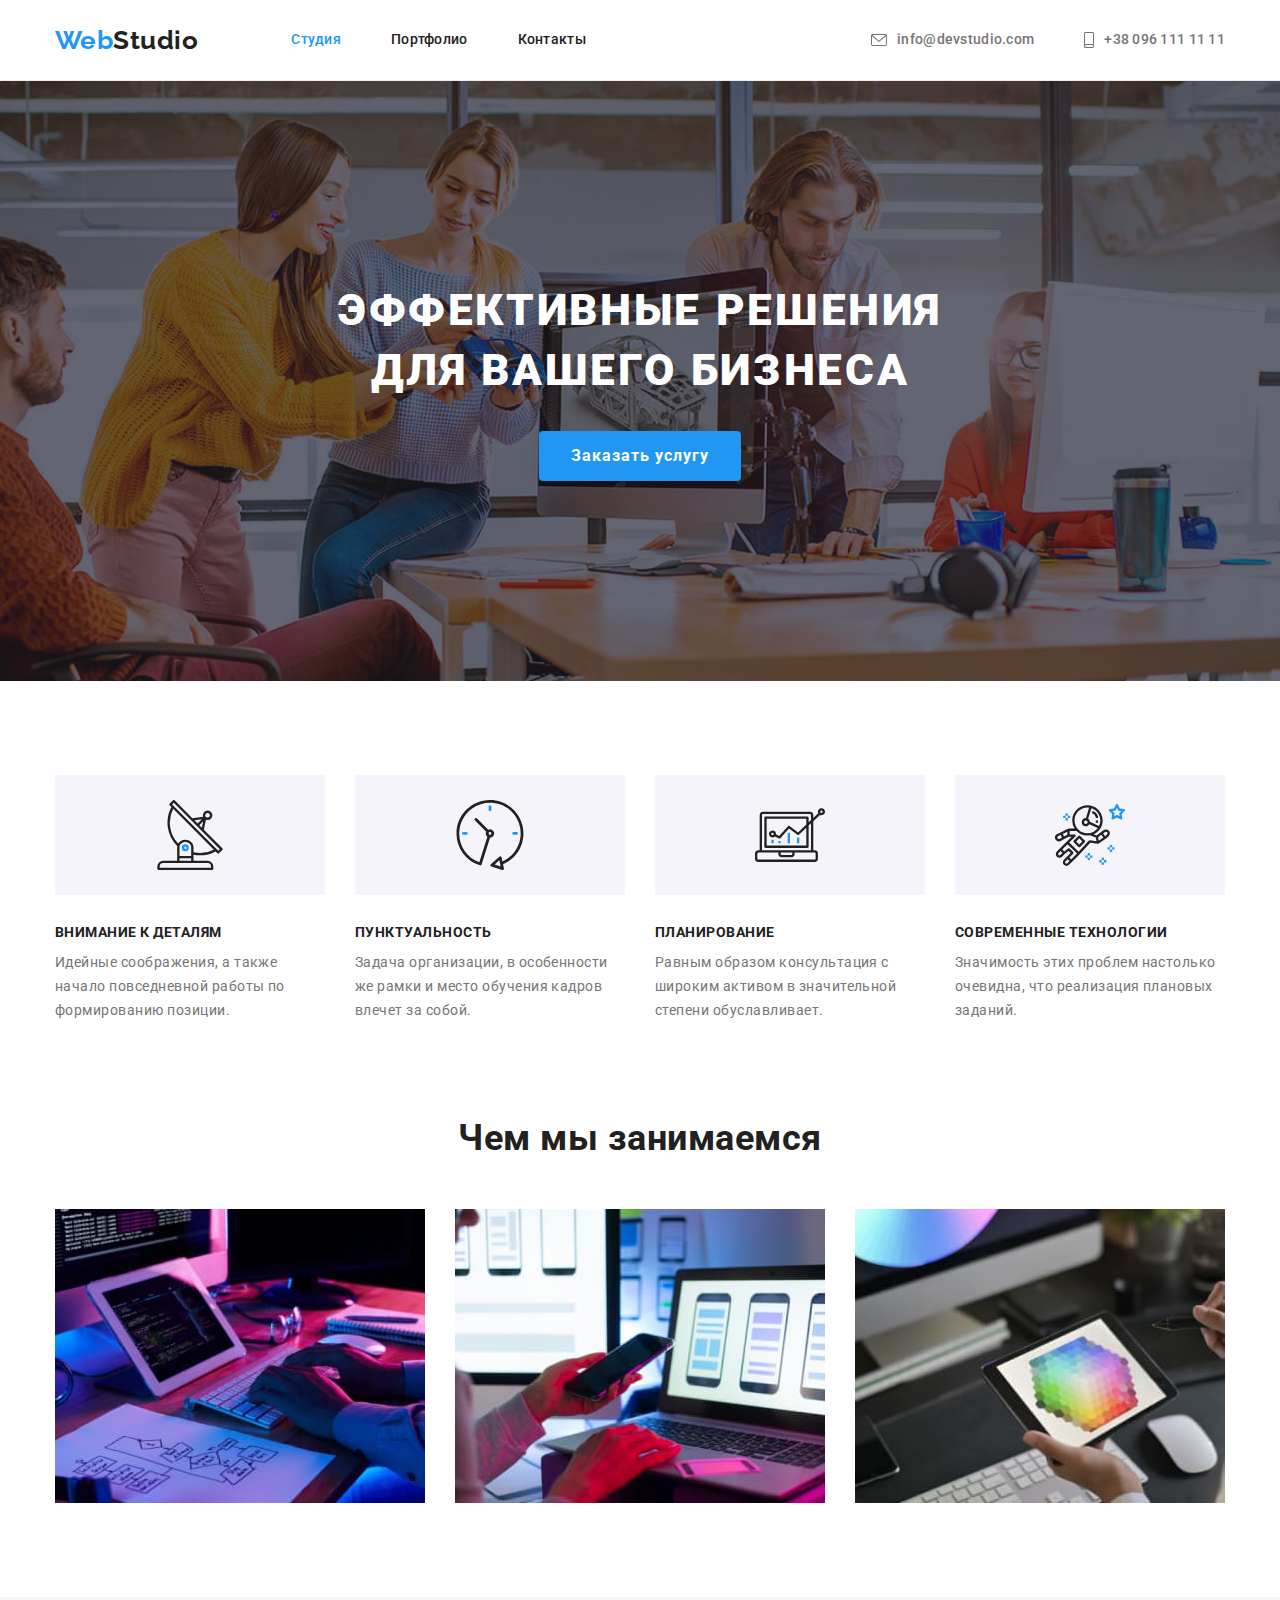
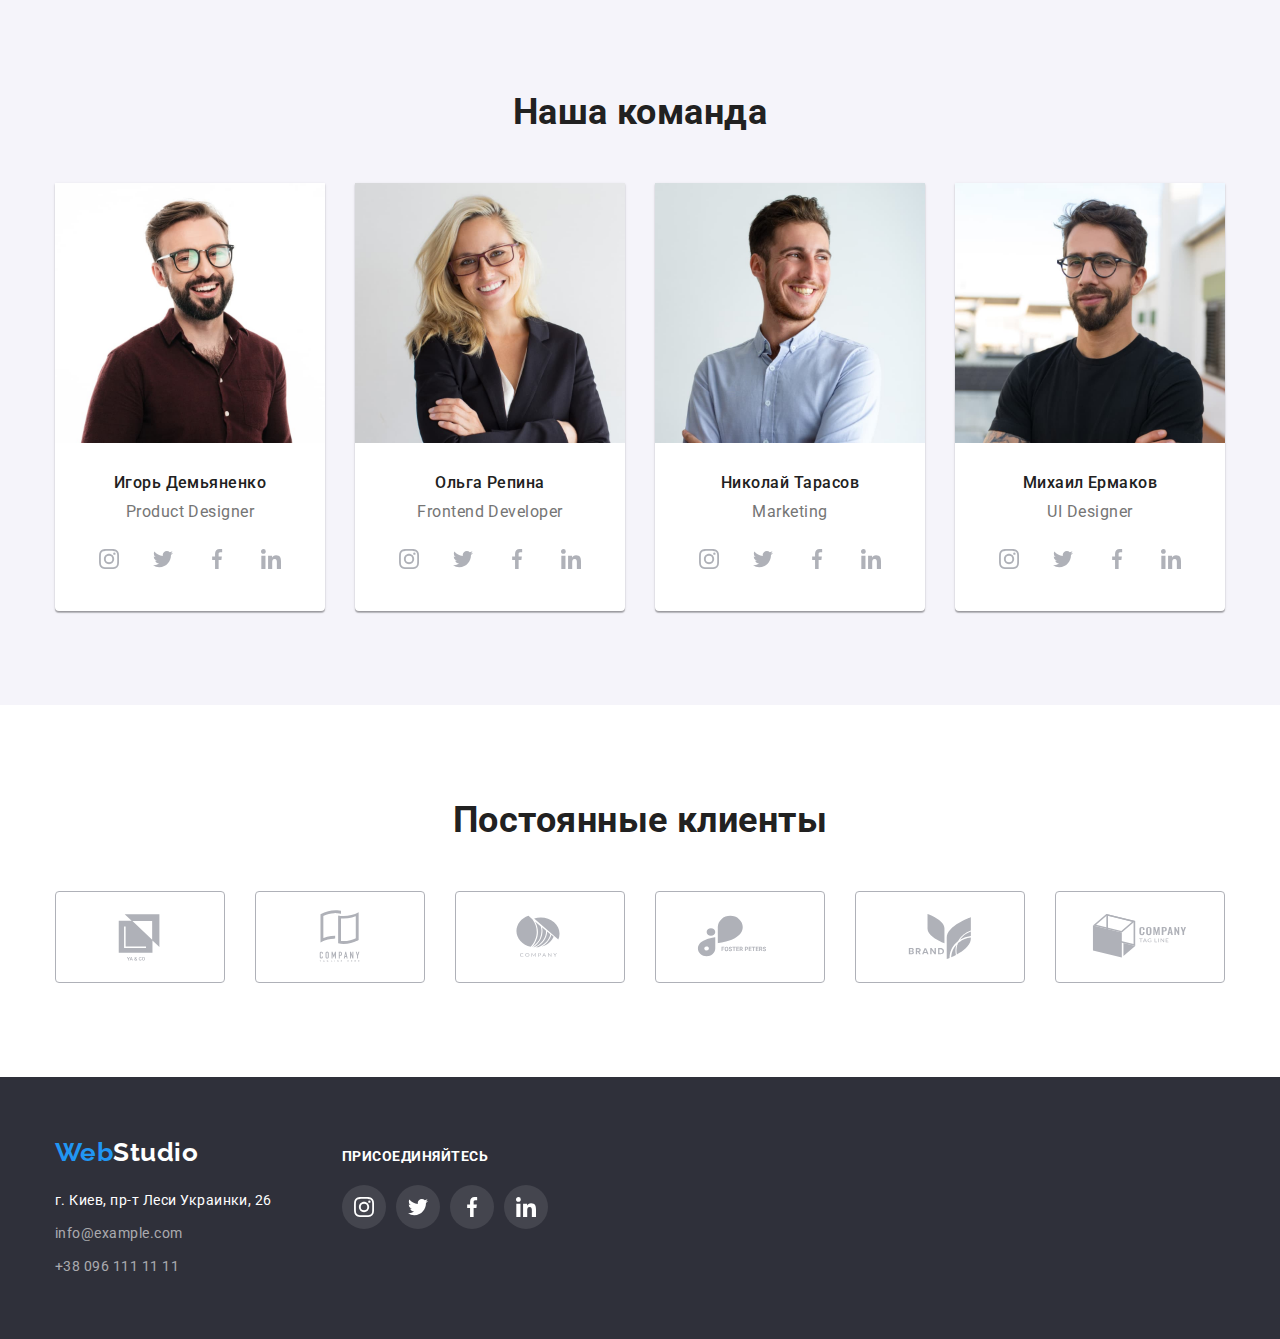
<file: index.html>
<!DOCTYPE html>
<html lang="ru">
  <head>
    <meta charset="UTF-8" />
    <meta http-equiv="X-UA-Compatible" content="IE=edge" />
    <meta name="viewport" content="width=device-width, initial-scale=1.0" />
    <!-- Шрифты -->
    <link rel="preconnect" href="https://fonts.googleapis.com" />
    <link rel="preconnect" href="https://fonts.gstatic.com" crossorigin />
    <link
      href="https://fonts.googleapis.com/css2?family=Raleway:wght@700&family=Roboto:wght@400;500;700;900&display=swap"
      rel="stylesheet"
    />
    <!-- NORMALIZE -->
    <link
      rel="stylesheet"
      href="https://cdnjs.cloudflare.com/ajax/libs/modern-normalize/1.1.0/modern-normalize.min.css"
    />
    <link rel="stylesheet" href="./css/styles.css" />
    <title>WebStudio</title>
  </head>
  <body>
    <!-- Шапка -->
    <header class="nav-menu">
      <div class="container main-nav">
        <nav class="main-nav">
          <a class="logo" href="./index.html"><span class="logo-sec">Web</span>Studio</a>
          <ul class="list nav-list">
            <li class="item">
              <a class="nav-link current" href="./index.html">Студия</a>
            </li>
            <li class="item">
              <a class="nav-link" href="./portfolio.html"> Портфолио</a>
            </li>
            <li class="item">
              <a class="nav-link" href="">Контакты</a>
            </li>
          </ul>
        </nav>
        <ul class="list contact-list">
          <li class="contact-list-item">
            <a class="nav-link nav-contact" href="mailto:info@devstudio.com">
              <svg class="icon-mail" width="16px" height="12px">
                <use href="./images/icons.svg#icon-envelope"></use>
              </svg>
              info@devstudio.com</a
            >
          </li>
          <li class="contact-list-item">
            <a class="nav-link nav-contact" href="tel:+380961111111">
              <svg class="icon-phone" width="10px" height="16px">
                <use href="./images/icons.svg#icon-smartphone"></use>
              </svg>
              +38 096 111 11 11</a
            >
          </li>
        </ul>
      </div>
    </header>
    <!-- Контент страницы -->
    <main>
      <!-- Секция HERO -->
      <section class="hero">
        <div class="container">
          <h1 class="hero-header">Эффективные решения<br />для вашего бизнеса</h1>
          <div class="center">
            <button class="hero-button" type="button">Заказать услугу</button>
          </div>
        </div>
      </section>
      <!-- Секция FEATURES -->
      <section class="features section">
        <!-- Скрыть заголовок -->
        <h2 class="visually-hidden">Особенности</h2>
        <div class="container">
          <ul class="list features-list">
            <li class="features-list-item">
              <div class="features-container">
                <svg class="features-icon">
                  <use href="./images/icons.svg#icon-antenna"></use>
                </svg>
              </div>
              <h3 class="features-header">Внимание к деталям</h3>
              <p class="features-text">
                Идейные соображения, а также начало повседневной работы по формированию позиции.
              </p>
            </li>
            <li class="features-list-item">
              <div class="features-container">
                <svg class="features-icon">
                  <use href="./images/icons.svg#icon-clock"></use>
                </svg>
              </div>
              <h3 class="features-header">Пунктуальность</h3>
              <p class="features-text">
                Задача организации, в особенности же рамки и место обучения кадров влечет за собой.
              </p>
            </li>
            <li class="features-list-item">
              <div class="features-container">
                <svg class="features-icon">
                  <use href="./images/icons.svg#icon-diagram"></use>
                </svg>
              </div>
              <h3 class="features-header">Планирование</h3>
              <p class="features-text">
                Равным образом консультация с широким активом в значительной степени обуславливает.
              </p>
            </li>
            <li class="features-list-item">
              <div class="features-container">
                <svg class="features-icon">
                  <use href="./images/icons.svg#icon-astronaut"></use>
                </svg>
              </div>
              <h3 class="features-header">Современные технологии</h3>
              <p class="features-text">
                Значимость этих проблем настолько очевидна, что реализация плановых заданий.
              </p>
            </li>
          </ul>
        </div>
      </section>
      <!-- Секция WORK -->
      <section class="work section">
        <div class="container">
          <h2 class="title work-title">Чем мы занимаемся</h2>
          <ul class="list work-list">
            <li class="work-list-item">
              <img
                class="work-pic"
                src="./images/img1.jpg"
                alt="Программист работает за столом"
                width="370"
                height="294"
              />
            </li>
            <li class="work-list-item">
              <img
                class="work-pic"
                src="./images/img2.jpg"
                alt="Дизайнер интерфейса разрабатывает интерфейс для приложения"
                width="370"
                height="294"
              />
            </li>
            <li class="work-list-item">
              <img
                class="work-pic"
                src="./images/img3.jpg"
                alt="Дизайнер работает с цветами на графическом планшете"
                width="370"
                height="294"
              />
            </li>
          </ul>
        </div>
      </section>
      <!-- Секция TEAM -->
      <section class="team section">
        <div class="container">
          <!-- <ul class="list socials-list">
            <li class="socials-list-item">
              <a class="socials-link" href="https://www.instagram.com/">
                <svg class="socials-logo">
                  <use href="./images/icons.svg#icon-instagram"></use>
                </svg>
              </a>
            </li>
          </ul> -->
          <h2 class="title team-title">Наша команда</h2>
          <ul class="list team-list">
            <li class="team-list-item">
              <img class="team-pic" src="./images/igor.jpg" alt="Игорь Демьяненко" width="270" />
              <div class="team-desc">
                <h3 class="team-list-title">Игорь Демьяненко</h3>
                <p class="team-text">Product Designer</p>
                <ul class="list socials-list">
                  <li class="socials-list-item">
                    <a class="socials-link" href="https://www.instagram.com/">
                      <svg class="socials-logo">
                        <use href="./images/icons.svg#icon-instagram"></use>
                      </svg>
                    </a>
                  </li>
                  <li class="socials-list-item">
                    <a class="socials-link" href="https://twitter.com/">
                      <svg class="socials-logo">
                        <use href="./images/icons.svg#icon-twitter"></use>
                      </svg>
                    </a>
                  </li>
                  <li class="socials-list-item">
                    <a class="socials-link" href="https://www.facebook.com/">
                      <svg class="socials-logo">
                        <use href="./images/icons.svg#icon-facebook"></use>
                      </svg>
                    </a>
                  </li>
                  <li class="socials-list-item">
                    <a class="socials-link" href="https://www.linkedin.com/">
                      <svg class="socials-logo">
                        <use href="./images/icons.svg#icon-linkedin"></use>
                      </svg>
                    </a>
                  </li>
                </ul>
              </div>
            </li>
            <li class="team-list-item">
              <img class="team-pic" src="./images/olga.jpg" alt="Ольга Репина" width="270" />
              <div class="team-desc">
                <h3 class="team-list-title">Ольга Репина</h3>
                <p class="team-text">Frontend Developer</p>
                <ul class="list socials-list">
                  <li class="socials-list-item">
                    <a class="socials-link" href="https://www.instagram.com/">
                      <svg class="socials-logo">
                        <use href="./images/icons.svg#icon-instagram"></use>
                      </svg>
                    </a>
                  </li>
                  <li class="socials-list-item">
                    <a class="socials-link" href="https://twitter.com/">
                      <svg class="socials-logo">
                        <use href="./images/icons.svg#icon-twitter"></use>
                      </svg>
                    </a>
                  </li>
                  <li class="socials-list-item">
                    <a class="socials-link" href="https://www.facebook.com/">
                      <svg class="socials-logo">
                        <use href="./images/icons.svg#icon-facebook"></use>
                      </svg>
                    </a>
                  </li>
                  <li class="socials-list-item">
                    <a class="socials-link" href="https://www.linkedin.com/">
                      <svg class="socials-logo">
                        <use href="./images/icons.svg#icon-linkedin"></use>
                      </svg>
                    </a>
                  </li>
                </ul>
              </div>
            </li>
            <li class="team-list-item">
              <img class="team-pic" src="./images/nikolai.jpg" alt="Николай Тарасов" width="270" />
              <div class="team-desc">
                <h3 class="team-list-title">Николай Тарасов</h3>
                <p class="team-text">Marketing</p>
                <ul class="list socials-list">
                  <li class="socials-list-item">
                    <a class="socials-link" href="https://www.instagram.com/">
                      <svg class="socials-logo">
                        <use href="./images/icons.svg#icon-instagram"></use>
                      </svg>
                    </a>
                  </li>
                  <li class="socials-list-item">
                    <a class="socials-link" href="https://twitter.com/">
                      <svg class="socials-logo">
                        <use href="./images/icons.svg#icon-twitter"></use>
                      </svg>
                    </a>
                  </li>
                  <li class="socials-list-item">
                    <a class="socials-link" href="https://www.facebook.com/">
                      <svg class="socials-logo">
                        <use href="./images/icons.svg#icon-facebook"></use>
                      </svg>
                    </a>
                  </li>
                  <li class="socials-list-item">
                    <a class="socials-link" href="https://www.linkedin.com/">
                      <svg class="socials-logo">
                        <use href="./images/icons.svg#icon-linkedin"></use>
                      </svg>
                    </a>
                  </li>
                </ul>
              </div>
            </li>
            <li class="team-list-item">
              <img class="team-pic" src="./images/mihail.jpg" alt="Михаил Ермаков" width="270" />
              <div class="team-desc">
                <h3 class="team-list-title">Михаил Ермаков</h3>
                <p class="team-text">UI Designer</p>
                <ul class="list socials-list">
                  <li class="socials-list-item">
                    <a class="socials-link" href="https://www.instagram.com/">
                      <svg class="socials-logo">
                        <use href="./images/icons.svg#icon-instagram"></use>
                      </svg>
                    </a>
                  </li>
                  <li class="socials-list-item">
                    <a class="socials-link" href="https://twitter.com/">
                      <svg class="socials-logo">
                        <use href="./images/icons.svg#icon-twitter"></use>
                      </svg>
                    </a>
                  </li>
                  <li class="socials-list-item">
                    <a class="socials-link" href="https://www.facebook.com/">
                      <svg class="socials-logo">
                        <use href="./images/icons.svg#icon-facebook"></use>
                      </svg>
                    </a>
                  </li>
                  <li class="socials-list-item">
                    <a class="socials-link" href="https://www.linkedin.com/">
                      <svg class="socials-logo">
                        <use href="./images/icons.svg#icon-linkedin"></use>
                      </svg>
                    </a>
                  </li>
                </ul>
              </div>
            </li>
          </ul>
        </div>
      </section>
      <!-- Постоянные клиенты -->
      <section class="clients section">
        <div class="container">
          <h2 class="title clients-title">Постоянные клиенты</h2>
          <ul class="list clients-list">
            <li>
              <a class="clients-container" href="">
                <svg class="clients-icon">
                  <use href="./images/icons.svg#icon-logo-1"></use>
                </svg>
              </a>
            </li>
            <li>
              <a class="clients-container" href="">
                <svg class="clients-icon">
                  <use href="./images/icons.svg#icon-logo-2"></use>
                </svg>
              </a>
            </li>
            <li>
              <a class="clients-container" href="">
                <svg class="clients-icon">
                  <use href="./images/icons.svg#icon-logo-3"></use>
                </svg>
              </a>
            </li>
            <li>
              <a class="clients-container" href="">
                <svg class="clients-icon">
                  <use href="./images/icons.svg#icon-logo-4"></use>
                </svg>
              </a>
            </li>
            <li>
              <a class="clients-container" href="">
                <svg class="clients-icon">
                  <use href="./images/icons.svg#icon-logo-5"></use>
                </svg>
              </a>
            </li>
            <li>
              <a class="clients-container" href="">
                <svg class="clients-icon">
                  <use href="./images/icons.svg#icon-logo-6"></use>
                </svg>
              </a>
            </li>
          </ul>
        </div>
      </section>
    </main>
    <!-- Футер -->
    <footer class="foot">
      <div class="container footer-container">
        <div class="footer-box">
          <div class="footer-logo">
            <a class="logo logo-foot" href="./index.html"
              ><span class="logo-sec">Web</span>Studio</a
            >
          </div>
          <address>
            <ul class="list">
              <li class="footer-list-item">
                <a
                  class="footer-addr"
                  href="https://goo.gl/maps/4BTvtgbMAKysec8t8"
                  target="_blank"
                  rel="noopener noreferrer"
                  >г. Киев, пр-т Леси Украинки, 26
                </a>
              </li>
              <li class="footer-list-item">
                <a class="footer-cont" href="mailto:info@example.com">info@example.com</a>
              </li>
              <li class="footer-list-item">
                <a class="footer-cont" href="tel:+380961111111">+38 096 111 11 11</a>
              </li>
            </ul>
          </address>
        </div>
        <div class="footer-soc-list">
          <h3 class="footer-soc-title">присоединяйтесь</h3>
          <ul class="list foot-socials-list">
            <li class="foot-socials-list-item">
              <a class="foot-socials-link" href="https://www.instagram.com/">
                <svg class="foot-socials-logo">
                  <use href="./images/icons.svg#icon-instagram"></use>
                </svg>
              </a>
            </li>
            <li class="foot-socials-list-item">
              <a class="foot-socials-link" href="https://twitter.com/">
                <svg class="foot-socials-logo">
                  <use href="./images/icons.svg#icon-twitter"></use>
                </svg>
              </a>
            </li>
            <li class="foot-socials-list-item">
              <a class="foot-socials-link" href="https://www.facebook.com/">
                <svg class="foot-socials-logo">
                  <use href="./images/icons.svg#icon-facebook"></use>
                </svg>
              </a>
            </li>
            <li class="foot-socials-list-item">
              <a class="foot-socials-link" href="https://www.linkedin.com/">
                <svg class="foot-socials-logo">
                  <use href="./images/icons.svg#icon-linkedin"></use>
                </svg>
              </a>
            </li>
          </ul>
        </div>
      </div>
    </footer>
  </body>
</html>
</file>
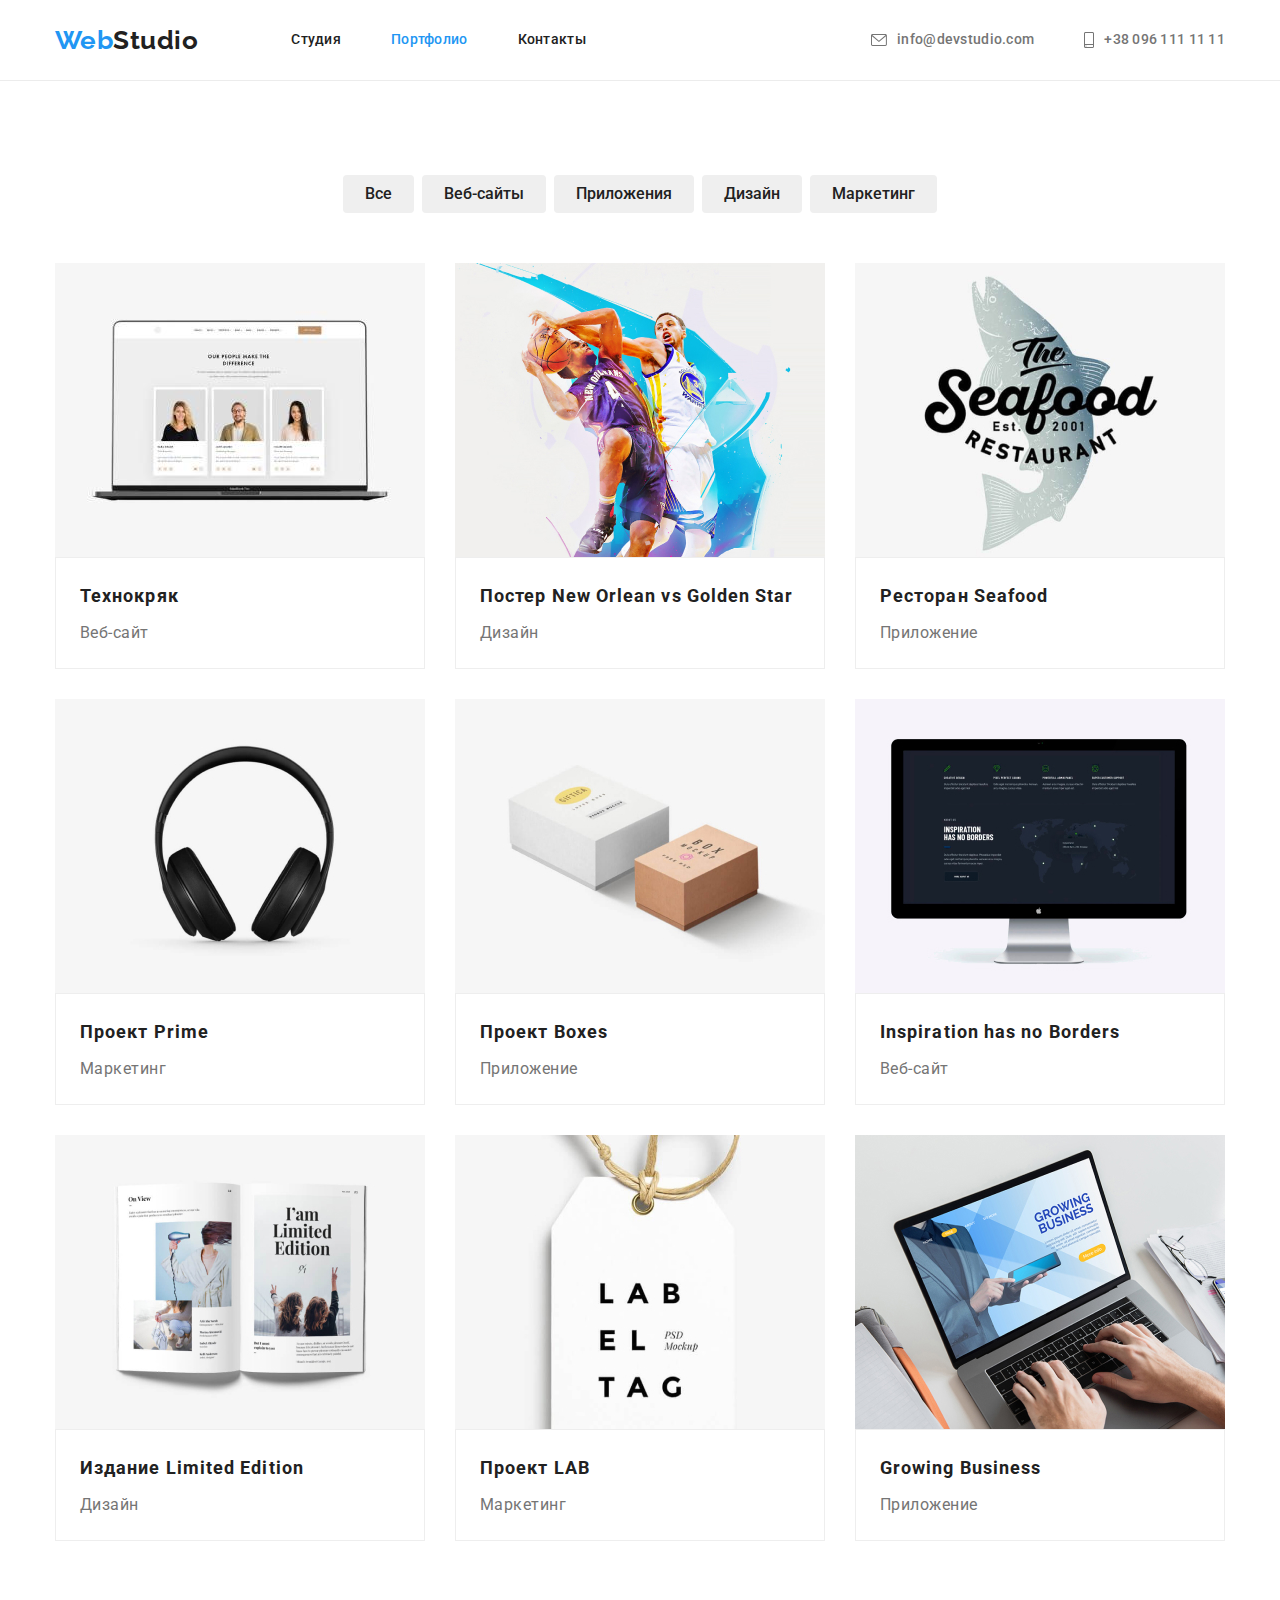
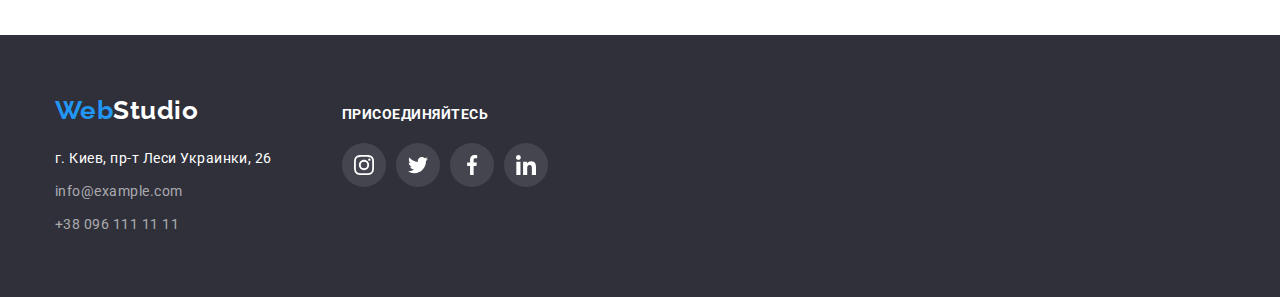
<file: portfolio.html>
<!DOCTYPE html>
<html lang="ru">
  <head>
    <meta charset="UTF-8" />
    <meta http-equiv="X-UA-Compatible" content="IE=edge" />
    <meta name="viewport" content="width=device-width, initial-scale=1.0" />
    <link rel="preconnect" href="https://fonts.googleapis.com" />
    <link rel="preconnect" href="https://fonts.gstatic.com" crossorigin />
    <link
      href="https://fonts.googleapis.com/css2?family=Raleway:wght@700&family=Roboto:wght@400;500;700;900&display=swap"
      rel="stylesheet"
    />
    <link
      rel="stylesheet"
      href="https://cdnjs.cloudflare.com/ajax/libs/modern-normalize/1.1.0/modern-normalize.css"
    />
    <link rel="stylesheet" href="./css/styles.css" />
    <title>WebStudio</title>
  </head>
  <body>
    <!-- Шапка -->
    <header class="nav-menu">
      <div class="container main-nav">
        <nav class="main-nav">
          <a class="logo" href="./index.html"><span class="logo-sec">Web</span>Studio</a>
          <ul class="list nav-list">
            <li class="item">
              <a class="nav-link" href="./index.html">Студия</a>
            </li>
            <li class="item">
              <a class="nav-link current" href="./portfolio.html"> Портфолио</a>
            </li>
            <li class="item">
              <a class="nav-link" href="">Контакты</a>
            </li>
          </ul>
        </nav>
        <ul class="list contact-list">
          <li class="contact-list-item">
            <a class="nav-link nav-contact" href="mailto:info@devstudio.com">
              <svg class="icon-mail" width="16px" height="12px">
                <use href="./images/icons.svg#icon-envelope"></use>
              </svg>
              info@devstudio.com</a
            >
          </li>
          <li class="contact-list-item">
            <a class="nav-link nav-contact" href="tel:+380961111111">
              <svg class="icon-phone" width="10px" height="16px">
                <use href="./images/icons.svg#icon-smartphone"></use>
              </svg>
              +38 096 111 11 11</a
            >
          </li>
        </ul>
      </div>
    </header>
    <!-- Контент страницы -->
    <main>
      <section class="filter section">
        <div class="container">
          <!-- Спрятать заголовок -->
          <h1 class="visually-hidden">Фильтры</h1>
          <ul class="list filter-list">
            <li class="filter-list-item">
              <button class="filter-button" type="button">Все</button>
            </li>
            <li class="filter-list-item">
              <button class="filter-button" type="button">Веб-сайты</button>
            </li>
            <li class="filter-list-item">
              <button class="filter-button" type="button">Приложения</button>
            </li>
            <li class="filter-list-item">
              <button class="filter-button" type="button">Дизайн</button>
            </li>
            <li class="filter-list-item">
              <button class="filter-button" type="button">Маркетинг</button>
            </li>
          </ul>
          <ul class="list proj-list">
            <li class="proj-list-item">
              <a href="" class="project">
                <img
                  class="proj-list-pic"
                  src="./images/portfolio1.jpg"
                  alt="Технокряк"
                  width="370"
                />
                <div class="proj-desc">
                  <h2 class="proj-title">Технокряк</h2>
                  <p class="proj-list-text">Веб-сайт</p>
                </div>
              </a>
            </li>
            <li class="proj-list-item">
              <a href="" class="project">
                <img
                  class="proj-list-pic"
                  src="./images/portfolio2.jpg"
                  alt="Постер New Orlean vs Golden Star"
                  width="370"
                />
                <div class="proj-desc">
                  <h2 class="proj-title">Постер New Orlean vs Golden Star</h2>
                  <p class="proj-list-text">Дизайн</p>
                </div>
              </a>
            </li>
            <li class="proj-list-item">
              <a href="" class="project">
                <img
                  class="proj-list-pic"
                  src="./images/portfolio3.jpg"
                  alt="Ресторан Seafood"
                  width="370"
                />
                <div class="proj-desc">
                  <h2 class="proj-title">Ресторан Seafood</h2>
                  <p class="proj-list-text">Приложение</p>
                </div>
              </a>
            </li>
            <li class="proj-list-item">
              <a href="" class="project">
                <img
                  class="proj-list-pic"
                  src="./images/portfolio4.jpg"
                  alt="Проект Prime"
                  width="370"
                />
                <div class="proj-desc">
                  <h2 class="proj-title">Проект Prime</h2>
                  <p class="proj-list-text">Маркетинг</p>
                </div>
              </a>
            </li>
            <li class="proj-list-item">
              <a href="" class="project">
                <img
                  class="proj-list-pic"
                  src="./images/portfolio5.jpg"
                  alt="Проект Boxes"
                  width="370"
                />
                <div class="proj-desc">
                  <h2 class="proj-title">Проект Boxes</h2>
                  <p class="proj-list-text">Приложение</p>
                </div>
              </a>
            </li>
            <li class="proj-list-item">
              <a href="" class="project">
                <img
                  class="proj-list-pic"
                  src="./images/portfolio6.jpg"
                  alt="Inspiration has no Borders"
                  width="370"
                />
                <div class="proj-desc">
                  <h2 class="proj-title">Inspiration has no Borders</h2>
                  <p class="proj-list-text">Веб-сайт</p>
                </div>
              </a>
            </li>
            <li class="proj-list-item">
              <a href="" class="project">
                <img
                  class="proj-list-pic"
                  src="./images/portfolio7.jpg"
                  alt="Издание Limited Edition"
                  width="370"
                />
                <div class="proj-desc">
                  <h2 class="proj-title">Издание Limited Edition</h2>
                  <p class="proj-list-text">Дизайн</p>
                </div>
              </a>
            </li>
            <li class="proj-list-item">
              <a href="" class="project">
                <img
                  class="proj-list-pic"
                  src="./images/portfolio8.jpg"
                  alt="Проект LAB"
                  width="370"
                />
                <div class="proj-desc">
                  <h2 class="proj-title">Проект LAB</h2>
                  <p class="proj-list-text">Маркетинг</p>
                </div>
              </a>
            </li>
            <li class="proj-list-item">
              <a href="" class="project">
                <img
                  class="proj-list-pic"
                  src="./images/portfolio9.jpg"
                  alt="Growing Business"
                  width="370"
                />
                <div class="proj-desc">
                  <h2 class="proj-title">Growing Business</h2>
                  <p class="proj-list-text">Приложение</p>
                </div>
              </a>
            </li>
          </ul>
        </div>
      </section>
    </main>
    <!-- Футер -->
    <footer class="foot">
      <div class="container footer-container">
        <div class="footer-box">
          <div class="footer-logo">
            <a class="logo logo-foot" href="./index.html"
              ><span class="logo-sec">Web</span>Studio</a
            >
          </div>
          <address>
            <ul class="list">
              <li class="footer-list-item">
                <a
                  class="footer-addr"
                  href="https://goo.gl/maps/4BTvtgbMAKysec8t8"
                  target="_blank"
                  rel="noopener noreferrer"
                  >г. Киев, пр-т Леси Украинки, 26
                </a>
              </li>
              <li class="footer-list-item">
                <a class="footer-cont" href="mailto:info@example.com">info@example.com</a>
              </li>
              <li class="footer-list-item">
                <a class="footer-cont" href="tel:+380961111111">+38 096 111 11 11</a>
              </li>
            </ul>
          </address>
        </div>
        <div class="footer-soc-list">
          <h3 class="footer-soc-title">присоединяйтесь</h3>
          <ul class="list foot-socials-list">
            <li class="foot-socials-list-item">
              <a class="foot-socials-link" href="https://www.instagram.com/">
                <svg class="foot-socials-logo">
                  <use href="./images/icons.svg#icon-instagram"></use>
                </svg>
              </a>
            </li>
            <li class="foot-socials-list-item">
              <a class="foot-socials-link" href="https://twitter.com/">
                <svg class="foot-socials-logo">
                  <use href="./images/icons.svg#icon-twitter"></use>
                </svg>
              </a>
            </li>
            <li class="foot-socials-list-item">
              <a class="foot-socials-link" href="https://www.facebook.com/">
                <svg class="foot-socials-logo">
                  <use href="./images/icons.svg#icon-facebook"></use>
                </svg>
              </a>
            </li>
            <li class="foot-socials-list-item">
              <a class="foot-socials-link" href="https://www.linkedin.com/">
                <svg class="foot-socials-logo">
                  <use href="./images/icons.svg#icon-linkedin"></use>
                </svg>
              </a>
            </li>
          </ul>
        </div>
      </div>
    </footer>
  </body>
</html>
</file>
<file: css/styles.css>
/* 
Основной цвет текста - #212121;
Вторичный цвет текста - #757575;
Цвет меню вторичный - #2196F3;
Главный заголовок - #FFFFFF;
Шрифты - Raleway 700;  Roboto 400,500,700,900; 
 */
*,
*::before,
*::after {
  box-sizing: border-box;
}
:root {
  --color-main: #212121;
  --color-secondary: #757575;
  --menu-main-color: #212121;
  --menu-sec-color: #2196f3;
  --main-header: #ffffff;
  --foot-cont: rgba(255, 255, 255, 0.6);
  --bg-nav: #ffffff;
  --bg-focus: #2f303a;
  --bg-main: #ffffff;
  --bg-sec: #f5f4fa;
  --bg-button: #2196f3;
  --soc-main-color: #afb1b8;
}
body {
  font-family: 'Roboto', sans-serif;
  letter-spacing: 0.03em;
  background-color: var(--bg-main);
  color: var(--color-secondary);
}
h1,
h2,
h3,
h4,
h5,
h6,
p,
ul {
  padding: 0px;
  margin: 0px;
}
img {
  display: block;
  max-width: 100%;
  height: auto;
}
.visually-hidden {
  position: absolute;
  width: 1px;
  height: 1px;
  margin: -1px;
  border: 0;
  padding: 0;

  white-space: nowrap;
  clip-path: inset(100%);
  clip: rect(0 0 0 0);
  overflow: hidden;
}
.container {
  margin-left: auto;
  margin-right: auto;
  width: 1200px;
  padding-left: 15px;
  padding-right: 15px;
}
.section {
  margin: 0;
  padding-top: 94px;
  padding-bottom: 94px;
}
.list {
  list-style: none;
  padding: 0;
  margin: 0;
}
.center {
  display: flex;
  justify-content: center;
  align-items: center;
}
/* Лого */
.logo {
  padding-top: 24px;
  padding-bottom: 24px;
  margin-right: 93px;

  font-family: 'Raleway', sans-serif;
  color: var(--menu-main-color);
  font-weight: 700;
  font-size: 26px;
  line-height: 1.19;
  text-decoration: none;
}
.logo-sec {
  color: var(--menu-sec-color);
}
.logo-foot {
  margin-right: 0;
  color: var(--main-header);
}
/* Меню */
.nav-menu {
  border-bottom: 1px solid #ececec;
}
.main-nav {
  display: flex;
  align-items: center;
}
.nav-link {
  display: block;
  padding-top: 32px;
  padding-bottom: 32px;
  color: var(--menu-main-color);
  font-weight: 500;
  font-size: 14px;
  line-height: 1.14;
  letter-spacing: 0.02em;
  text-decoration: none;
}
.nav-list {
  display: flex;
}
.nav-list .item {
  display: block;
}
.nav-list .item:not(:last-child) {
  margin-right: 50px;
}
.nav-contact {
  color: var(--color-secondary);
  display: flex;
  align-items: center;
  fill: var(--color-secondary);
}
.nav-link:hover,
.nav-link:focus {
  color: var(--menu-sec-color);
}
.nav-contact:hover,
.nav-contact:focus {
  fill: var(--menu-sec-color);
}
.contact-list {
  display: flex;
  margin-left: auto;
}
.contact-list-item {
  display: flex;
}
.contact-list-item:not(:last-child) {
  margin-right: 50px;
  margin-left: 0px;
}
.current,
.footer-addr:hover,
.footer-addr:focus,
.footer-cont:hover,
.footer-cont:focus {
  color: var(--menu-sec-color);
}
/* ИКОНКИ МЕНЮ */
.icon-mail {
  margin-right: 10px;
  /* fill: currentColor; */
}
.icon-phone {
  margin-right: 10px;
}

/* Секция HERO */
.hero {
  padding-top: 200px;
  padding-bottom: 200px;
  margin-left: auto;
  margin-right: auto;
  background-color: var(--bg-focus);
  background-image: linear-gradient(to right, rgba(47, 48, 58, 0.4), rgba(47, 48, 58, 0.4)),
    url(../images/hero-bg.jpg);
  background-repeat: no-repeat;
  background-position: center;
  background-size: cover;
  max-width: 1600px;
}

.hero-header {
  margin-top: 0px;
  margin-bottom: 30px;
  color: var(--main-header);
  font-weight: 900;
  font-size: 44px;
  line-height: 1.36;
  text-align: center;
  letter-spacing: 0.06em;
  text-transform: uppercase;
}
.hero-button {
  margin-left: auto;
  margin-right: auto;
  min-width: 200px;
  padding: 10px 32px;
  font-family: inherit;
  color: var(--main-header);
  background-color: var(--bg-button);
  font-weight: 700;
  font-size: 16px;
  line-height: 1.88;
  text-align: center;
  letter-spacing: 0.06em;
  cursor: pointer;
  box-shadow: 0px 4px 4px rgba(0, 0, 0, 0.15);
  border: transparent;
  border-radius: 4px;
}
/* Секция FEATURES */
.features {
  padding-bottom: 47px;
}
.features-header {
  margin-bottom: 10px;
  color: var(--color-main);
  font-weight: 700;
  font-size: 14px;
  line-height: 1.14;
  text-transform: uppercase;
}
.features-text {
  font-size: 14px;
  line-height: 1.71;
}
.features-list-item:not(:last-child) {
  margin-right: 30px;
}
/* .features-list-item {
} */
.features-container {
  display: flex;
  align-items: center;
  justify-content: center;
  width: 270px;
  height: 120px;
  margin-bottom: 30px;
  background-color: var(--bg-sec);
}
.features-icon {
  width: 70px;
  height: 70px;
}
/* Секция WORK */
.work {
  padding-top: 47px;
}
.work-title {
  margin-bottom: 50px;
}
.work-pic,
.team-pic {
  display: block;
}
.features-list,
.work-list,
.team-list {
  display: flex;
}
/* .team .title,
.work  */
.title {
  color: var(--color-main);
  font-weight: 700;
  font-size: 36px;
  line-height: 1.17;
  text-align: center;
}
.work-list-item:not(:last-child) {
  padding-right: 30px;
}
/* Секция TEAM */
.team {
  background-color: var(--bg-sec);
}
.team-title {
  margin-bottom: 50px;
}
.team-list-title {
  margin-bottom: 10px;
  color: var(--color-main);
  font-weight: 500;
  font-size: 16px;
  line-height: 1.19;
  text-align: center;
}
.team-list-item {
  min-height: 368px;
  background-color: var(--bg-main);
  box-shadow: 0px 1px 3px rgba(0, 0, 0, 0.12), 0px 1px 1px rgba(0, 0, 0, 0.14),
    0px 2px 1px rgba(0, 0, 0, 0.2);
  border-radius: 0px 0px 4px 4px;
}
.team-list-item:not(:last-child) {
  margin-right: 30px;
}
.team-desc {
  padding-top: 30px;
  padding-bottom: 30px;
}
.team-text {
  font-size: 16px;
  line-height: 1.19;
  text-align: center;
}
.test {
  display: flex;
  margin: 0;
  padding: 0;
}
/* Соцсети */
.socials-list {
  display: flex;
  justify-content: center;
  margin-top: 16px;
  margin-bottom: 0;
  padding: 0;
}
.socials-link {
  display: flex;
  width: 44px;
  height: 44px;
  border-radius: 50%;
  align-items: center;
  justify-content: center;
  fill: var(--soc-main-color);
}
.socials-list-item {
  display: flex;
  margin: 0;
  padding: 0;
}
.socials-list-item:not(:last-child) {
  margin-right: 10px;
}
.socials-link:hover,
.socials-link:focus {
  background-color: var(--bg-button);
  fill: var(--main-header);
}
.socials-logo {
  display: block;
  width: 20px;
  height: 20px;
}
.socials-logo:hover,
.socials-logo:focus {
  color: var(--main-header);
}

/* Секция CLIENTS */
.clients-title {
  margin-bottom: 50px;
}
.clients-list {
  display: flex;
  gap: 30px;
}
.clients-container {
  display: flex;
  align-items: center;
  justify-content: center;
  width: 170px;
  height: 92px;
  border: 1px solid #afb1b8;
  border-radius: 4px;
  fill: var(--soc-main-color);
}
.clients-container:hover,
.clients-container:focus {
  border: 1px solid var(--menu-sec-color);
  fill: var(--menu-sec-color);
}
.clients-icon {
  width: 106px;
  height: 60px;
}
/* Футер */
.foot {
  padding-top: 60px;
  padding-bottom: 60px;
  background-color: var(--bg-focus);
  font-size: 14px;
  line-height: 1.71;
}
.footer-addr {
  color: var(--main-header);
  font-style: normal;
  text-decoration: none;
}
.footer-cont {
  color: var(--foot-cont);
  font-style: normal;
  text-decoration: none;
}
.footer-logo {
  margin-bottom: 20px;
}
.footer-list-item:not(:last-child) {
  margin-bottom: 9px;
}
.footer-container {
  display: flex;
}
.footer-box {
  margin-right: 70px;
}
.footer-soc-list {
  margin-top: 12px;
}
.footer-soc-title {
  font-weight: 700;
  font-size: 14px;
  line-height: 1.14;
  text-transform: uppercase;
  color: #ffffff;
}
/* Соцсети ФУТЕР */
.foot-socials-list {
  display: flex;
  justify-content: center;
  margin-top: 20px;
  margin-bottom: 0;
  padding: 0;
}
.foot-socials-list-item {
  margin-bottom: 30;
  padding: 0;
}
.foot-socials-list-item:not(:last-child) {
  margin-right: 10px;
}
.foot-socials-link:hover,
.foot-socials-link:focus {
  background-color: var(--bg-button);
  fill: var(--main-header);
}
.foot-socials-logo {
  width: 20px;
  height: 20px;
}
.foot-socials-logo:hover,
.foot-socials-logo:focus {
  color: var(--main-header);
}
.foot-socials-link {
  display: flex;
  fill: var(--main-header);
  width: 44px;
  height: 44px;
  border-radius: 50%;
  align-items: center;
  justify-content: center;
  background-color: rgba(255, 255, 255, 0.1);
}
/* ПОРТФОЛИО - Фильтр */
.filter-list {
  display: flex;
  margin-bottom: 50px;
  align-items: center;
  justify-content: center;
  padding-left: auto;
  padding-right: auto;
}
.filter-list-item:not(:last-child) {
  margin-right: 8px;
}
.filter-button {
  padding: 6px 22px;
  font-family: inherit;
  color: var(--color-main);
  font-weight: 500;
  font-size: 16px;
  line-height: 1.62;
  text-align: center;
  cursor: pointer;
  border-radius: 4px;
  border: 0;
}
.filter-button:hover,
.filter-button:focus {
  color: var(--main-header);
  background-color: var(--bg-button);
  box-shadow: 0px 3px 1px rgba(0, 0, 0, 0.1), 0px 1px 2px rgba(0, 0, 0, 0.08),
    0px 2px 2px rgba(0, 0, 0, 0.12);
}
.project {
  color: var(--color-secondary);
  font-size: 16px;
  line-height: 1.88;
  text-decoration: none;
}
/* ПОРТФОЛИО - Проекты */
.proj-title {
  margin-bottom: 4px;
  color: var(--color-main);
  font-weight: 700;
  font-size: 18px;
  line-height: 2;
  letter-spacing: 0.06em;
}
.proj-desc {
  padding: 20px 24px;
  border: 1px solid #eeeeee;
}
.proj-list {
  display: flex;
  flex-wrap: wrap;
  gap: 30px;
}
.proj-list-item {
  background: #ffffff;
}
.proj-list-item:hover,
.proj-list-item:focus {
  box-shadow: 0px 1px 1px rgba(0, 0, 0, 0.12), 0px 4px 4px rgba(0, 0, 0, 0.06),
    1px 4px 6px rgba(0, 0, 0, 0.16);
}
.proj-list-pic {
  display: block;
}
</file>
